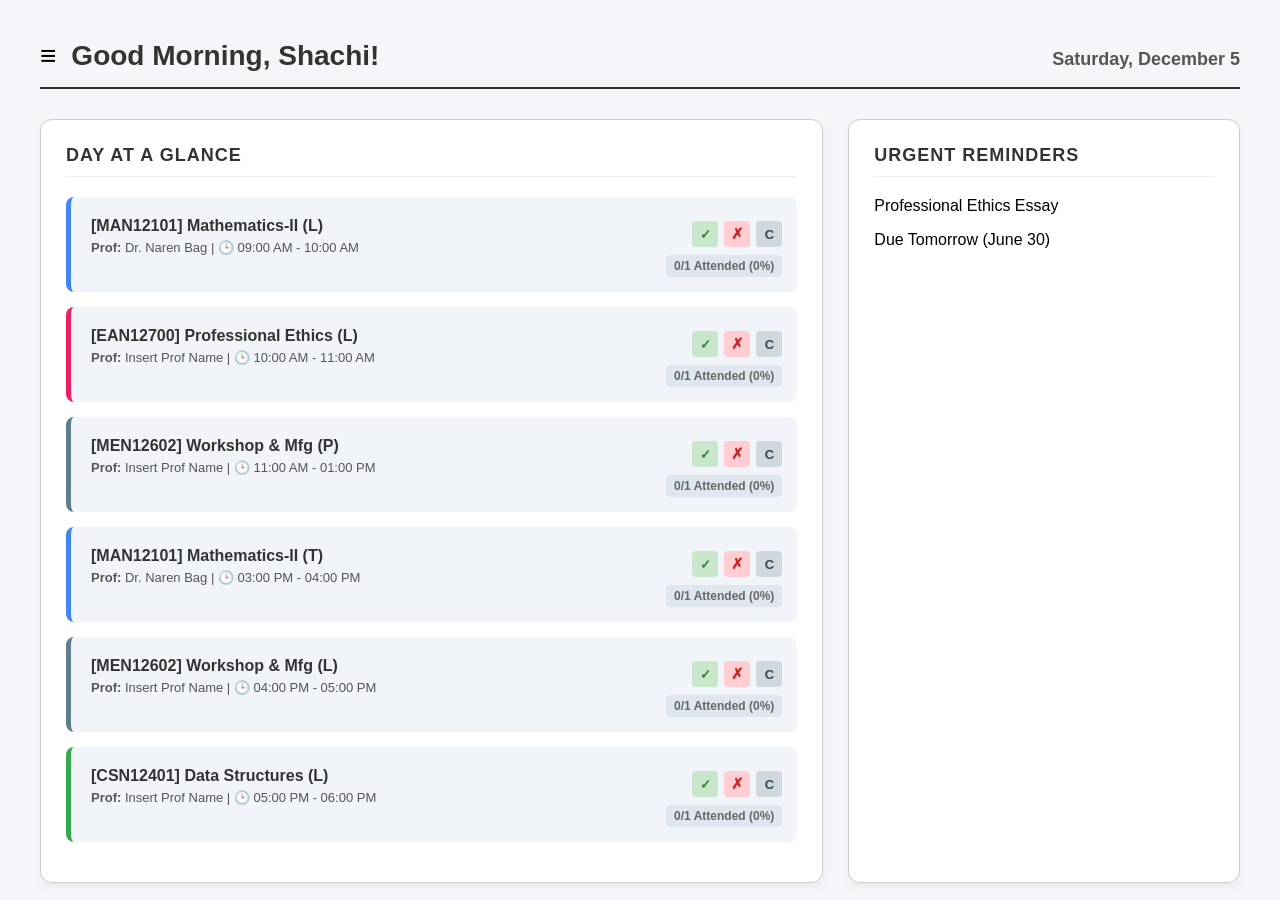
<file: frontend/index.html>
<!DOCTYPE html>
<html lang="en">
<head>
    <meta charset="UTF-8">
    <meta name="viewport" content="width=device-width, initial-scale=1.0">
    <title>Campus Companion - Home</title>
    <style>
        /* General Reset & Sidebar */
        body { margin: 0; font-family: 'Segoe UI', Tahoma, Geneva, Verdana, sans-serif; background-color: #f4f6f9; display: flex; height: 100vh; overflow: hidden; }
        .sidebar { width: 250px; background-color: #fff; border-right: 1px solid #ddd; padding: 20px 0; transition: width 0.3s ease, padding 0.3s ease; white-space: nowrap; overflow: hidden; display: flex; flex-direction: column; flex-shrink: 0; }
        .sidebar.collapsed { width: 0; padding: 0; border-right: none; }
        .sidebar h2 { text-align: center; color: #333; margin-bottom: 30px; font-size: 20px; }
        .nav-item { padding: 15px 25px; color: #555; cursor: pointer; font-weight: 500; text-decoration: none; display: block; }
        .nav-item.active { background-color: #eef2f6; color: #1a73e8; border-radius: 0 25px 25px 0; margin-right: 20px; }

        /* Main Content */
        .main-content { flex-grow: 1; padding: 40px; overflow-y: auto; transition: margin-left 0.3s ease; }
        .header-section { display: flex; justify-content: space-between; align-items: baseline; border-bottom: 2px solid #333; padding-bottom: 15px; margin-bottom: 30px; }
        .greeting-container { display: flex; align-items: center; gap: 15px; }
        .menu-icon { font-size: 28px; cursor: pointer; user-select: none; }
        .header-section h1 { margin: 0; color: #333; font-size: 28px; }
        .date-display { font-size: 18px; color: #555; font-weight: 600; }

        /* Dashboard Split Layout */
        .dashboard-grid { display: grid; grid-template-columns: 2fr 1fr; gap: 25px; }

        /* Cards */
        .card-container { background-color: #fff; border: 1px solid #ccc; border-radius: 12px; padding: 25px; box-shadow: 0 4px 10px rgba(0,0,0,0.05); }
        .card-container h3 { margin-top: 0; margin-bottom: 20px; color: #333; font-size: 18px; text-transform: uppercase; letter-spacing: 1px; border-bottom: 1px solid #eee; padding-bottom: 10px; }

        /* Palette */
        .color-math { border-left-color: #4285f4 !important; }       
        .color-dsa { border-left-color: #34a853 !important; }        
        .color-physics { border-left-color: #fbbc05 !important; }    
        .color-ai { border-left-color: #ea4335 !important; }         
        .color-bioethics { border-left-color: #9c27b0 !important; }  
        .color-ethics { border-left-color: #e91e63 !important; }     
        .color-workshop { border-left-color: #607d8b !important; }   

        /* Dynamic Class Items */
        .class-item { 
            position: relative; background-color: #f1f4f9; border-radius: 8px; 
            padding: 20px 140px 25px 20px; 
            min-height: 50px;
            margin-bottom: 15px; display: flex; flex-direction: column; gap: 5px; border-left: 5px solid #ccc; 
            transition: all 0.3s ease;
        }
        .class-title { font-size: 16px; font-weight: bold; color: #333; margin: 0; }
        .class-prof { font-size: 13px; color: #555; margin: 0; }
        
        /* Conditional Visual States */
        .class-item.status-attended { background-color: #e8f5e9 !important; opacity: 0.8; }
        .class-item.status-attended .class-title { text-decoration: line-through; color: #2e7d32; }

        .class-item.status-absent { background-color: #ffebee !important; opacity: 0.8; }
        .class-item.status-absent .class-title { text-decoration: line-through; color: #c62828; }

        .class-item.status-cancelled { background-color: #e0e0e0 !important; opacity: 0.6; }
        .class-item.status-cancelled .class-title { text-decoration: line-through; color: #616161; }

        /* UI Controls */
        .status-container { position: absolute; bottom: 15px; right: 15px; display: flex; flex-direction: column; align-items: flex-end; gap: 8px; }
        .class-controls { display: flex; gap: 6px; }
        
        .btn-action { 
            border: none; border-radius: 4px; width: 26px; height: 26px; font-size: 13px; font-weight: bold; 
            cursor: pointer; display: flex; align-items: center; justify-content: center; padding: 0; 
            transition: 0.2s;
        }
        
        /* Buttons */
        .btn-tick { background: #c8e6c9; color: #2e7d32; }
        .btn-tick:hover { background: #a5d6a7; }
        .class-item.status-attended .btn-tick { background: #2e7d32; color: #fff; }
        
        .btn-absent { background: #ffcdd2; color: #c62828; font-size: 15px; }
        .btn-absent:hover { background: #ef9a9a; }
        .class-item.status-absent .btn-absent { background: #c62828; color: #fff; }
        
        .btn-cancel-class { background: #cfd8dc; color: #37474f; }
        .btn-cancel-class:hover { background: #b0bec5; }
        .class-item.status-cancelled .btn-cancel-class { background: #37474f; color: #fff; }

        .attendance-stats { font-size: 12px; font-weight: 700; color: #666; background: #e0e6ed; padding: 4px 8px; border-radius: 4px; }
    </style>
</head>
<body>

    <div class="sidebar collapsed" id="sidebar">
        <h2>🎓 HOME</h2>
        <a href="index.html" class="nav-item active">Dashboard</a>
        <a href="timetable.html" class="nav-item">Timetable</a>
        <a href="syllabus.html" class="nav-item">Syllabus</a>
        <a href="#" class="nav-item">Announcements</a>
        <a href="assignments.html" class="nav-item">Assignments tracker</a>
        <a href="#" class="nav-item">Academic calendar</a>
        <a href="#" class="nav-item">Resources</a>
    </div>

    <div class="main-content">
        <div class="header-section">
            <div class="greeting-container">
                <i class="menu-icon" onclick="toggleSidebar()">≡</i>
                <h1 id="greeting">Good Morning, Shachi!</h1>
            </div>
            <div class="date-display" id="current-date">Sunday, 28 June</div>
        </div>

        <div class="dashboard-grid">
            <div class="card-container">
                <h3>Day At A Glance</h3>
                <div id="todays-classes"></div>
            </div>

            <div class="card-container">
                <h3>Urgent Reminders</h3>
                <div id="urgent-reminders">
                    <div class="reminder-item">
                        <p class="reminder-title">Professional Ethics Essay</p>
                        <p class="reminder-due">Due Tomorrow (June 30)</p>
                    </div>
                </div>
            </div>
        </div>
    </div>

    <script>
        function toggleSidebar() { document.getElementById('sidebar').classList.toggle('collapsed'); }

        const today = new Date();
        const dateOptions = { weekday: 'long', day: 'numeric', month: 'long' };
        document.getElementById('current-date').innerText = today.toLocaleDateString('en-US', dateOptions);

        const hour = today.getHours();
        let greetingText = (hour < 12) ? "Good Morning" : (hour < 18) ? "Good Afternoon" : "Good Evening";
        document.getElementById('greeting').innerText = `${greetingText}, Shachi!`;

        const timetableData = {
            "Monday": [
                { subject: "[MAN12101] Mathematics-II (L)", time: "09:00 AM - 10:00 AM", prof: "Dr. Naren Bag", theme: "color-math", attended: 0, total: 1 },
                { subject: "[EAN12700] Professional Ethics (L)", time: "10:00 AM - 11:00 AM", prof: "Insert Prof Name", theme: "color-ethics", attended: 0, total: 1 },
                { subject: "[MEN12602] Workshop & Mfg (P)", time: "11:00 AM - 01:00 PM", prof: "Insert Prof Name", theme: "color-workshop", attended: 0, total: 1 },
                { subject: "[MAN12101] Mathematics-II (T)", time: "03:00 PM - 04:00 PM", prof: "Dr. Naren Bag", theme: "color-math", attended: 0, total: 1 },
                { subject: "[MEN12602] Workshop & Mfg (L)", time: "04:00 PM - 05:00 PM", prof: "Insert Prof Name", theme: "color-workshop", attended: 0, total: 1 },
                { subject: "[CSN12401] Data Structures (L)", time: "05:00 PM - 06:00 PM", prof: "Insert Prof Name", theme: "color-dsa", attended: 0, total: 1 }
            ]
        };

        function toggleButtonState(clickedState, uniqueId, baseAttended, baseTotal, statsId, itemId) {
            const currentState = localStorage.getItem(uniqueId) || 'pending';
            const newState = (currentState === clickedState) ? 'pending' : clickedState;
            localStorage.setItem(uniqueId, newState);
            applyState(uniqueId, newState, baseAttended, baseTotal, statsId, itemId);
        }

        function applyState(uniqueId, state, baseAttended, baseTotal, statsId, itemId) {
            const itemElement = document.getElementById(itemId);
            const statsElement = document.getElementById(statsId);
            itemElement.classList.remove('status-attended', 'status-absent', 'status-cancelled');

            let finalAttended = baseAttended;
            let finalTotal = baseTotal;

            if (state === 'attended') {
                itemElement.classList.add('status-attended');
                finalAttended = baseAttended + 1;
            } else if (state === 'absent') {
                itemElement.classList.add('status-absent');
                finalAttended = baseAttended;
            } else if (state === 'cancelled') {
                itemElement.classList.add('status-cancelled');
                finalAttended = baseAttended;
                finalTotal = baseTotal - 1;
            }

            const percent = (finalTotal <= 0) ? 0 : Math.round((finalAttended / finalTotal) * 100);
            statsElement.innerText = `${finalAttended}/${finalTotal} Attended (${percent}%)`;
        }

        const dayName = today.toLocaleDateString('en-US', { weekday: 'long' });
        const container = document.getElementById('todays-classes');
        const todaysSchedule = timetableData[dayName] || timetableData["Monday"]; 

        if (todaysSchedule && todaysSchedule.length > 0) {
            container.innerHTML = ''; 
            todaysSchedule.forEach((cls, index) => {
                const uniqueId = `att-${dayName}-${index}`;
                const statsId = `stats-${dayName}-${index}`;
                const itemId = `item-${dayName}-${index}`;
                
                const classHTML = `
                    <div class="class-item ${cls.theme}" id="${itemId}">
                        <h4 class="class-title">${cls.subject}</h4>
                        <p class="class-prof"><strong>Prof:</strong> ${cls.prof} | 🕒 ${cls.time}</p>
                        
                        <div class="status-container">
                            <div class="class-controls">
                                <button class="btn-action btn-tick" title="Attended" onclick="toggleButtonState('attended', '${uniqueId}', ${cls.attended}, ${cls.total}, '${statsId}', '${itemId}')">✓</button>
                                <button class="btn-action btn-absent" title="Absent" onclick="toggleButtonState('absent', '${uniqueId}', ${cls.attended}, ${cls.total}, '${statsId}', '${itemId}')">✗</button>
                                <button class="btn-action btn-cancel-class" title="Class Cancelled" onclick="toggleButtonState('cancelled', '${uniqueId}', ${cls.attended}, ${cls.total}, '${statsId}', '${itemId}')">C</button>
                            </div>
                            <div class="attendance-stats" id="${statsId}">${cls.attended}/${cls.total} Attended (0%)</div>
                        </div>
                    </div>
                `;
                container.innerHTML += classHTML;

                const savedState = localStorage.getItem(uniqueId) || 'pending';
                applyState(uniqueId, savedState, cls.attended, cls.total, statsId, itemId);
            });


            // Dashboard mein reminder update karne ke liye
const today = new Date();
const urgentDiv = document.getElementById('urgent-reminders');

assignments.forEach(a => {
    const due = new Date(a.dueDate);
    const diffDays = (due - today) / (1000 * 60 * 60 * 24);
    
    // Sirf wahi dikhao jo pending hain aur 3 din mein due hain
    if (diffDays <= 3 && diffDays >= 0 && localStorage.getItem(`assign-${a.id}`) !== 'done') {
        urgentDiv.innerHTML += `
            <div class="reminder-item">
                <p class="reminder-title">${a.title}</p>
                <p class="reminder-due">Due in ${Math.ceil(diffDays)} days</p>
            </div>
        `;
    }
});
// Add this in index.html inside the <script>
const assignments = [
    { id: 1, title: "Ethics Essay", dueDate: "2026-06-30", pdf: "pdfs/ethics.pdf" },
    { id: 2, title: "Robotics Code", dueDate: "2026-07-02", pdf: "pdfs/robotics.pdf" }
];
        }
    </script>
</body>
</html>
</file>
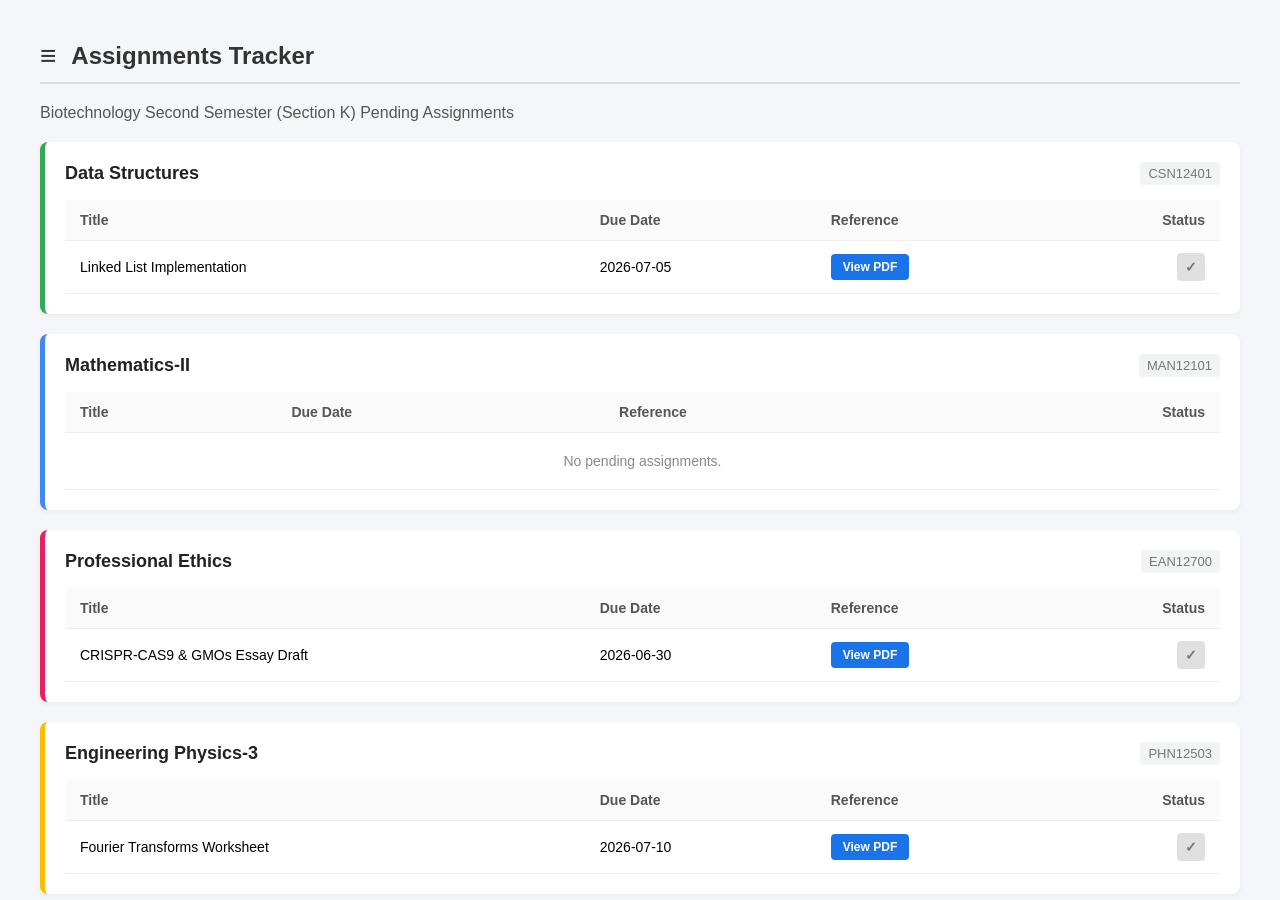
<file: frontend/assignments.html>
<!DOCTYPE html>
<html lang="en">
<head>
    <meta charset="UTF-8">
    <meta name="viewport" content="width=device-width, initial-scale=1.0">
    <title>Campus Companion - Assignments</title>
    <style>
        /* Exact CSS from your syllabus.html */
        body { margin: 0; font-family: 'Segoe UI', Tahoma, Geneva, Verdana, sans-serif; background-color: #f4f6f9; display: flex; height: 100vh; }
        .sidebar { width: 250px; background-color: #fff; border-right: 1px solid #ddd; padding: 20px 0; transition: width 0.3s ease, padding 0.3s ease; white-space: nowrap; overflow: hidden; display: flex; flex-direction: column; flex-shrink: 0; }
        .sidebar.collapsed { width: 0; padding: 0; border-right: none; }
        .back-home-btn { display: block; text-align: center; background-color: #333; color: #fff; padding: 12px 15px; margin: 10px 20px 30px 20px; border-radius: 8px; text-decoration: none; font-weight: bold; font-size: 16px; transition: 0.2s; }
        .back-home-btn:hover { background-color: #555; }
        .nav-item { padding: 15px 25px; color: #555; cursor: pointer; font-weight: 500; text-decoration: none; display: block; }
        .nav-item.active { background-color: #eef2f6; color: #1a73e8; border-radius: 0 25px 25px 0; margin-right: 20px; }
        
        .main-content { flex-grow: 1; padding: 40px; overflow-y: auto; }
        .header-section { display: flex; justify-content: space-between; align-items: center; margin-bottom: 20px; border-bottom: 2px solid #ddd; padding-bottom: 10px; }
        .header-section h1 { margin: 0; color: #333; font-size: 24px; display: flex; align-items: center; gap: 15px; }
        .menu-icon { font-size: 28px; cursor: pointer; user-select: none; }

        /* Universal Subject Color Palette */
        .color-math { border-left-color: #4285f4 !important; }       
        .color-dsa { border-left-color: #34a853 !important; }        
        .color-physics { border-left-color: #fbbc05 !important; }    
        .color-ai { border-left-color: #ea4335 !important; }         
        .color-bioethics { border-left-color: #9c27b0 !important; }  
        .color-ethics { border-left-color: #e91e63 !important; }     
        .color-workshop { border-left-color: #607d8b !important; }   

        /* Assignment Specific Styles (blended with syllabus style) */
        .assignments-container { display: flex; flex-direction: column; gap: 20px; margin-top: 20px; }
        
        .subject-card { background-color: #fff; border-left: 5px solid #333; border-radius: 8px; padding: 20px; box-shadow: 0 2px 5px rgba(0,0,0,0.05); }
        .subject-header { margin: 0 0 15px 0; color: #222; font-size: 18px; display: flex; justify-content: space-between; align-items: center;}
        .subject-code { font-size: 13px; color: #777; font-weight: normal; background: #f1f3f4; padding: 4px 8px; border-radius: 4px;}
        
        table { width: 100%; border-collapse: collapse; }
        th, td { padding: 12px 15px; text-align: left; border-bottom: 1px solid #eee; font-size: 14px; }
        th { background-color: #fafafa; color: #555; font-weight: 600; }
        
        .status-done td { color: #999; }
        .status-done .task-title { text-decoration: line-through; }
        
        .btn-tick { border: none; border-radius: 4px; width: 28px; height: 28px; font-size: 14px; font-weight: bold; cursor: pointer; background: #e0e0e0; color: #757575; transition: 0.2s;}
        .status-done .btn-tick { background: #34a853; color: #fff; } 
        
        .download-btn { background-color: #1a73e8; color: #fff; border: none; padding: 6px 12px; border-radius: 4px; cursor: pointer; font-weight: 600; font-size: 12px; text-decoration: none; display: inline-block; }
        .download-btn:hover { background-color: #1557b0; }
    </style>
</head>
<body>

    <div class="sidebar collapsed" id="sidebar">
        <a href="index.html" class="back-home-btn">⬅ Back to Home</a>
        <a href="index.html" class="nav-item">Dashboard</a>
        <a href="timetable.html" class="nav-item">Timetable</a>
        <a href="syllabus.html" class="nav-item">Syllabus</a>
        <a href="#" class="nav-item">Announcements</a>
        <a href="assignments.html" class="nav-item active">Assignments tracker</a>
        <a href="#" class="nav-item">Academic calendar</a>
        <a href="#" class="nav-item">Resources</a>
    </div>

    <div class="main-content">
        <div class="header-section">
            <h1><i class="menu-icon" onclick="toggleSidebar()">≡</i> Assignments Tracker</h1>
        </div>

        <p style="color: #555; font-size: 16px;">Biotechnology Second Semester (Section K) Pending Assignments</p>

        <div class="assignments-container" id="tracker-container">
            </div>
    </div>

    <script>
        function toggleSidebar() {
            const sidebar = document.getElementById('sidebar');
            sidebar.classList.toggle('collapsed');
        }

        const subjectsData = [
            { 
                id: "dsa", name: "Data Structures", code: "CSN12401", theme: "color-dsa", 
                tasks: [
                    { id: "dsa-1", title: "Linked List Implementation", dueDate: "2026-07-05", pdf: "pdfs/dsa_lab1.pdf" }
                ] 
            },
            { 
                id: "math", name: "Mathematics-II", code: "MAN12101", theme: "color-math", 
                tasks: [] 
            },
            { 
                id: "ethics", name: "Professional Ethics", code: "EAN12700", theme: "color-ethics", 
                tasks: [
                    { id: "eth-1", title: "CRISPR-CAS9 & GMOs Essay Draft", dueDate: "2026-06-30", pdf: "pdfs/ethics_essay.pdf" }
                ] 
            },
            { 
                id: "physics", name: "Engineering Physics-3", code: "PHN12503", theme: "color-physics", 
                tasks: [
                    { id: "phy-1", title: "Fourier Transforms Worksheet", dueDate: "2026-07-10", pdf: "pdfs/physics_ws.pdf" }
                ] 
            },
            { id: "ai", name: "Intro to AI and ML", code: "CSN12601", theme: "color-ai", tasks: [] },
            { id: "bioethics", name: "Biosafety and Bioethics", code: "BTN12101", theme: "color-bioethics", tasks: [] },
            { 
                id: "workshop", name: "Workshop & Mfg. Process", code: "MEN12602", theme: "color-workshop", 
                tasks: [
                    { id: "work-1", title: "Viva Prep Document", dueDate: "2026-07-02", pdf: "pdfs/workshop_viva.pdf" }
                ] 
            }
        ];

        function renderTracker() {
            const container = document.getElementById('tracker-container');
            container.innerHTML = '';
            
            subjectsData.forEach(subject => {
                let rowsHTML = '';
                
                if (subject.tasks.length === 0) {
                    rowsHTML = '<tr><td colspan="4" style="text-align:center; color:#888; padding: 20px;">No pending assignments.</td></tr>';
                } else {
                    rowsHTML = subject.tasks.map(task => {
                        const done = localStorage.getItem(`assign-${task.id}`) === 'done';
                        return `
                            <tr class="${done ? 'status-done' : ''}">
                                <td class="task-title" style="width: 45%;">${task.title}</td>
                                <td style="width: 20%;">${task.dueDate}</td>
                                <td style="width: 20%;"><a href="${task.pdf}" target="_blank" class="download-btn">View PDF</a></td>
                                <td style="width: 15%; text-align: right;">
                                    <button class="btn-tick" onclick="toggleTask('${task.id}')">✓</button>
                                </td>
                            </tr>`;
                    }).join('');
                }
                
                container.innerHTML += `
                    <div class="subject-card ${subject.theme}">
                        <h3 class="subject-header">${subject.name} <span class="subject-code">${subject.code}</span></h3>
                        <table>
                            <thead>
                                <tr>
                                    <th>Title</th>
                                    <th>Due Date</th>
                                    <th>Reference</th>
                                    <th style="text-align: right;">Status</th>
                                </tr>
                            </thead>
                            <tbody>${rowsHTML}</tbody>
                        </table>
                    </div>`;
            });
        }

        function toggleTask(id) {
            localStorage.setItem(`assign-${id}`, localStorage.getItem(`assign-${id}`) === 'done' ? 'pending' : 'done');
            renderTracker();
        }
        
        renderTracker();
    </script>
</body>
</html>
</file>
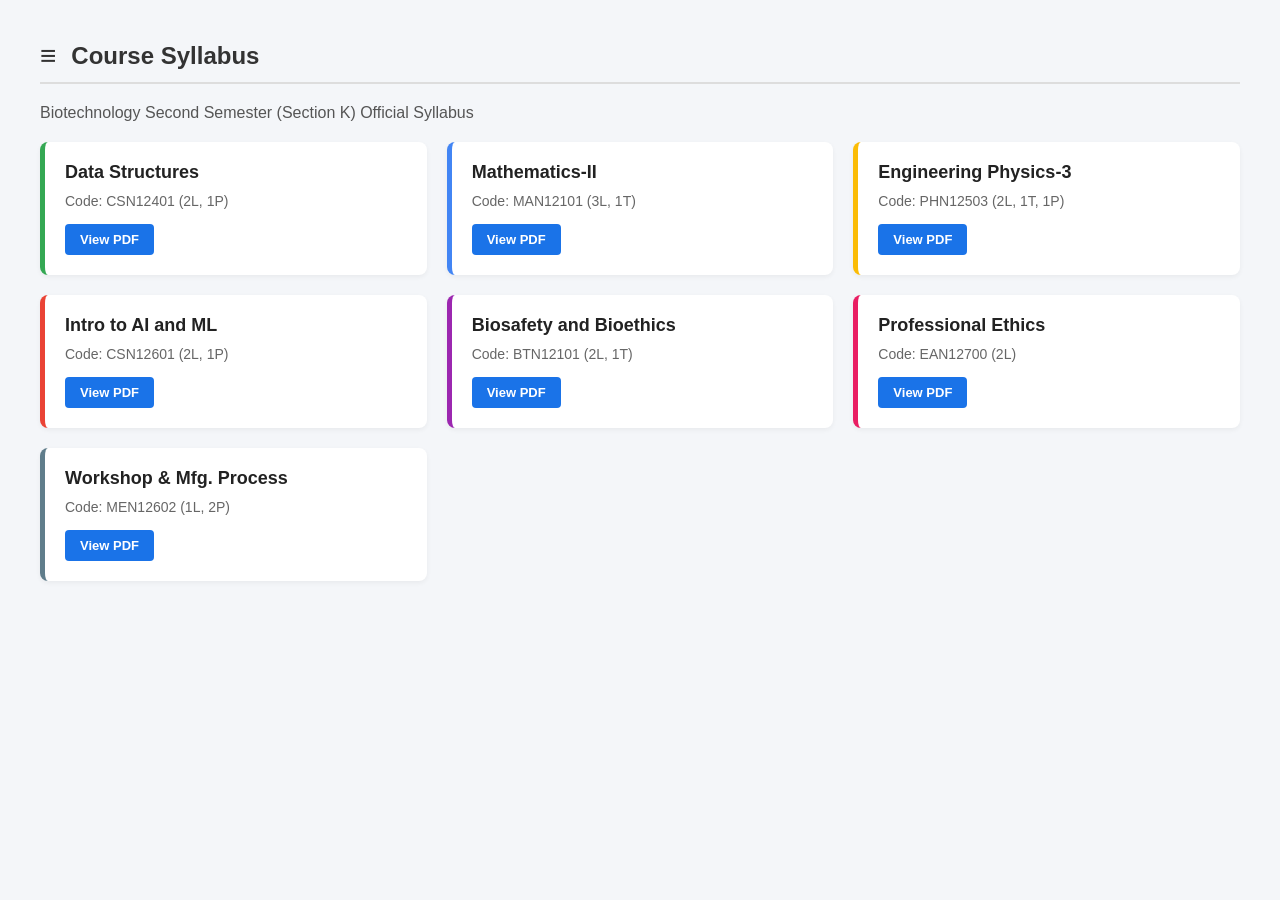
<file: frontend/syllabus.html>
<!DOCTYPE html>
<html lang="en">
<head>
    <meta charset="UTF-8">
    <meta name="viewport" content="width=device-width, initial-scale=1.0">
    <title>Campus Companion - Syllabus</title>
    <style>
        body { margin: 0; font-family: 'Segoe UI', Tahoma, Geneva, Verdana, sans-serif; background-color: #f4f6f9; display: flex; height: 100vh; }
        .sidebar { width: 250px; background-color: #fff; border-right: 1px solid #ddd; padding: 20px 0; transition: width 0.3s ease, padding 0.3s ease; white-space: nowrap; overflow: hidden; display: flex; flex-direction: column; flex-shrink: 0; }
        .sidebar.collapsed { width: 0; padding: 0; border-right: none; }
        .back-home-btn { display: block; text-align: center; background-color: #333; color: #fff; padding: 12px 15px; margin: 10px 20px 30px 20px; border-radius: 8px; text-decoration: none; font-weight: bold; font-size: 16px; transition: 0.2s; }
        .back-home-btn:hover { background-color: #555; }
        .nav-item { padding: 15px 25px; color: #555; cursor: pointer; font-weight: 500; text-decoration: none; display: block; }
        .nav-item.active { background-color: #eef2f6; color: #1a73e8; border-radius: 0 25px 25px 0; margin-right: 20px; }
        
        .main-content { flex-grow: 1; padding: 40px; overflow-y: auto; }
        .header-section { display: flex; justify-content: space-between; align-items: center; margin-bottom: 20px; border-bottom: 2px solid #ddd; padding-bottom: 10px; }
        .header-section h1 { margin: 0; color: #333; font-size: 24px; display: flex; align-items: center; gap: 15px; }
        .menu-icon { font-size: 28px; cursor: pointer; user-select: none; }

       /* Universal Subject Color Palette */
        .color-math { border-left-color: #4285f4 !important; }       /* Blue */
        .color-dsa { border-left-color: #34a853 !important; }        /* Green */
        .color-physics { border-left-color: #fbbc05 !important; }    /* Yellow */
        .color-ai { border-left-color: #ea4335 !important; }         /* Red */
        .color-bioethics { border-left-color: #9c27b0 !important; }  /* Purple */
        .color-ethics { border-left-color: #e91e63 !important; }     /* Pink (Changed!) */
        .color-workshop { border-left-color: #607d8b !important; }   /* Blue-Grey */
        .color-break { border-left-color: #9aa0a6 !important; background-color: #f1f3f4; opacity: 0.8; }  

        .syllabus-grid { display: grid; grid-template-columns: repeat(auto-fit, minmax(300px, 1fr)); gap: 20px; margin-top: 20px; }
        .subject-card { background-color: #fff; border-left: 5px solid #333; border-radius: 8px; padding: 20px; box-shadow: 0 2px 5px rgba(0,0,0,0.05); transition: transform 0.2s; }
        .subject-card:hover { transform: translateY(-3px); box-shadow: 0 4px 10px rgba(0,0,0,0.1); }
        .subject-card h3 { margin: 0 0 10px 0; color: #222; font-size: 18px; }
        .subject-card p { margin: 0 0 15px 0; color: #666; font-size: 14px; }
        .download-btn { background-color: #1a73e8; color: #fff; border: none; padding: 8px 15px; border-radius: 4px; cursor: pointer; font-weight: 600; font-size: 13px; }
        .download-btn:hover { background-color: #1557b0; }
    </style>
</head>
<body>

    <div class="sidebar collapsed" id="sidebar">
        <a href="index.html" class="back-home-btn">⬅ Back to Home</a>
        <a href="index.html" class="nav-item">Dashboard</a>
        <a href="timetable.html" class="nav-item">Timetable</a>
        <a href="syllabus.html" class="nav-item active">Syllabus</a>
        <a href="#" class="nav-item">Announcements</a>
        <a href="#" class="nav-item">Assignments tracker</a>
        <a href="#" class="nav-item">Academic calendar</a>
        <a href="#" class="nav-item">Resources</a>
    </div>

    <div class="main-content">
        <div class="header-section">
            <h1><i class="menu-icon" onclick="toggleSidebar()">≡</i> Course Syllabus</h1>
        </div>

        <p style="color: #555; font-size: 16px;">Biotechnology Second Semester (Section K) Official Syllabus</p>

        <div class="syllabus-grid">
            <div class="subject-card color-dsa">
                <h3>Data Structures</h3>
                <p>Code: CSN12401 (2L, 1P)</p>
                <a href="pdfs/syllabus/ds.pdf" target="_blank" class="download-btn" style="text-decoration: none; display: inline-block; text-align: center;">View PDF</a>
            </div>
            <div class="subject-card color-math">
                <h3>Mathematics-II</h3>
                <p>Code: MAN12101 (3L, 1T)</p>
                <a href="pdfs/syllabus/maths.pdf" target="_blank" class="download-btn" style="text-decoration: none; display: inline-block; text-align: center;">View PDF</a>
            </div>
            <div class="subject-card color-physics">
                <h3>Engineering Physics-3</h3>
                <p>Code: PHN12503 (2L, 1T, 1P)</p>
                <a href="pdfs/syllabus/physics.pdf" target="_blank" class="download-btn" style="text-decoration: none; display: inline-block; text-align: center;">View PDF</a>
            </div>
            <div class="subject-card color-ai">
                <h3>Intro to AI and ML</h3>
                <p>Code: CSN12601 (2L, 1P)</p>
                <a href="pdfs/syllabus/ai.pdf" target="_blank" class="download-btn" style="text-decoration: none; display: inline-block; text-align: center;">View PDF</a>
            </div>
            <div class="subject-card color-bioethics">
                <h3>Biosafety and Bioethics</h3>
                <p>Code: BTN12101 (2L, 1T)</p>
                <a href="pdfs/syllabus/biosafety.pdf" target="_blank" class="download-btn" style="text-decoration: none; display: inline-block; text-align: center;">View PDF</a>
            </div>
            <div class="subject-card color-ethics">
                <h3>Professional Ethics</h3>
                <p>Code: EAN12700 (2L)</p>
                <a href="pdfs/syllabus/ethics.pdf" target="_blank" class="download-btn" style="text-decoration: none; display: inline-block; text-align: center;">View PDF</a>
            </div>
            <div class="subject-card color-workshop">
                <h3>Workshop & Mfg. Process</h3>
                <p>Code: MEN12602 (1L, 2P)</p>
                <a href="pdfs/syllabus/workshop.pdf" target="_blank" class="download-btn" style="text-decoration: none; display: inline-block; text-align: center;">View PDF</a>
            </div>
        </div>
    </div>

    <script>
        function toggleSidebar() {
            const sidebar = document.getElementById('sidebar');
            sidebar.classList.toggle('collapsed');
        }
    </script>
</body>
</html>
</file>
